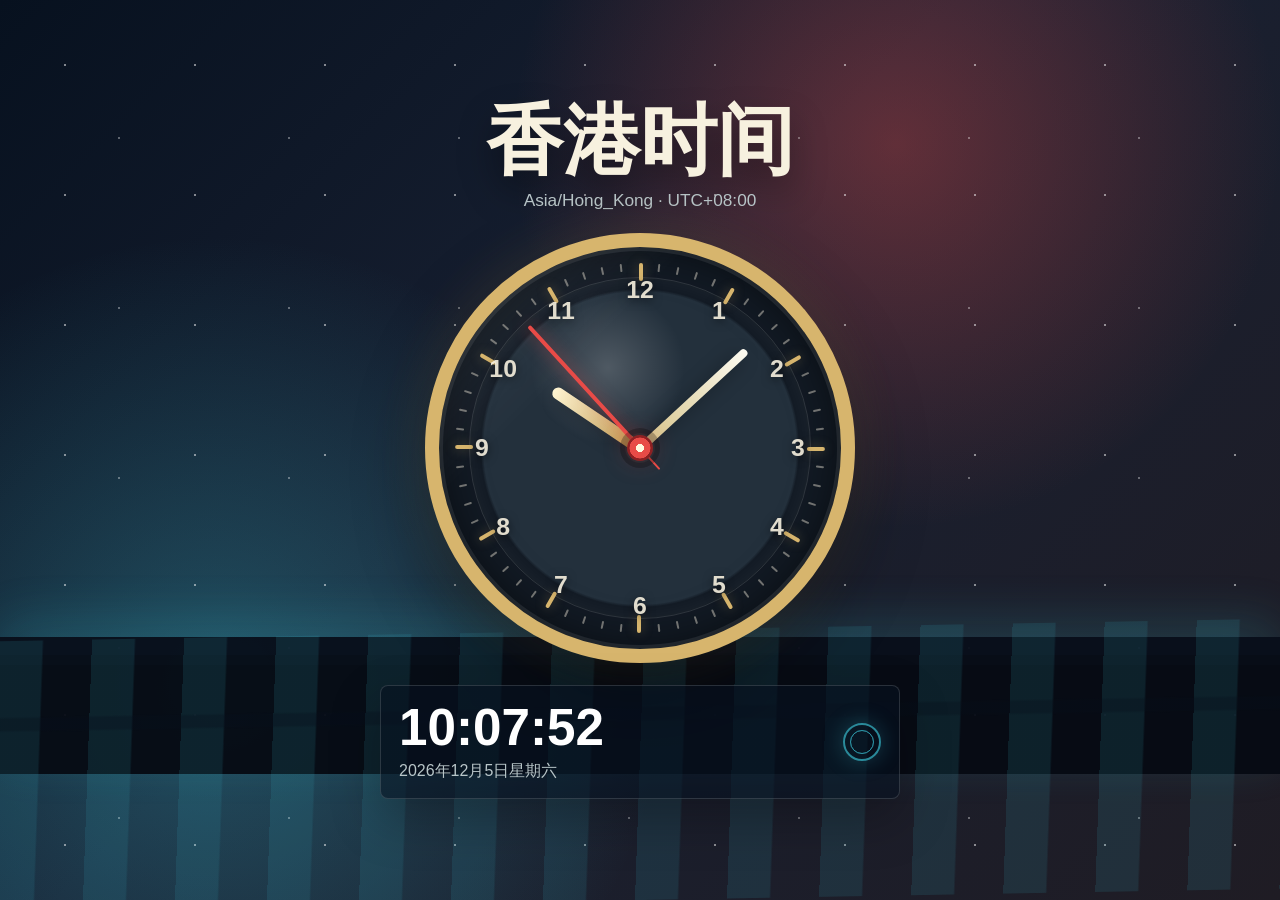
<file: hong-kong-clock.html>
<!doctype html>
<html lang="zh-Hans">
<head>
  <meta charset="utf-8">
  <meta name="viewport" content="width=device-width, initial-scale=1">
  <title>香港时间模拟时钟</title>
  <style>
    :root {
      color-scheme: dark;
      --ink: #f7f1df;
      --muted: #b8c5c8;
      --rim: #d7b56d;
      --rim-dark: #826a2c;
      --glass: rgba(255, 255, 255, 0.11);
      --shadow: rgba(0, 0, 0, 0.42);
      --accent: #e84b47;
      --harbor: #38b7c9;
      --night: #111827;
    }

    * {
      box-sizing: border-box;
    }

    body {
      min-height: 100vh;
      margin: 0;
      display: grid;
      place-items: center;
      overflow: hidden;
      font-family: "Microsoft YaHei", "PingFang SC", "Noto Sans SC", Arial, sans-serif;
      color: var(--ink);
      background:
        radial-gradient(circle at 70% 16%, rgba(232, 75, 71, 0.35), transparent 24rem),
        radial-gradient(circle at 17% 76%, rgba(56, 183, 201, 0.32), transparent 28rem),
        linear-gradient(135deg, #07111f 0%, #182032 44%, #1f1c24 100%);
    }

    .scene {
      position: fixed;
      inset: 0;
      pointer-events: none;
    }

    .stars {
      position: absolute;
      inset: 0;
      opacity: 0.55;
      background-image:
        radial-gradient(circle, rgba(255, 255, 255, 0.9) 0 1px, transparent 1.3px),
        radial-gradient(circle, rgba(255, 255, 255, 0.62) 0 1px, transparent 1.4px);
      background-position: 0 0, 34px 53px;
      background-size: 130px 130px, 170px 170px;
      animation: drift 24s linear infinite;
    }

    .harbor {
      position: absolute;
      left: 0;
      right: 0;
      bottom: 0;
      height: 30vh;
      min-height: 190px;
      background:
        linear-gradient(180deg, transparent 0 28%, rgba(7, 17, 31, 0.35) 29% 33%, transparent 34%),
        repeating-linear-gradient(92deg, rgba(56, 183, 201, 0.18) 0 42px, transparent 44px 92px);
      transform: skewY(-1deg);
      opacity: 0.72;
      animation: water 7s ease-in-out infinite alternate;
    }

    .skyline {
      position: absolute;
      left: 0;
      right: 0;
      bottom: 14vh;
      height: 165px;
      background:
        linear-gradient(to top, #070b14 0 66%, transparent 66%),
        linear-gradient(to top, #080d17 0 54%, transparent 54%),
        linear-gradient(to top, #080d17 0 72%, transparent 72%),
        linear-gradient(to top, #070b14 0 44%, transparent 44%),
        linear-gradient(to top, #090f1b 0 83%, transparent 83%),
        linear-gradient(to top, #080d17 0 59%, transparent 59%);
      background-repeat: repeat-x;
      background-size: 86px 165px, 112px 165px, 68px 165px, 140px 165px, 54px 165px, 98px 165px;
      background-position: 0 0, 22px 0, 81px 0, 139px 0, 218px 0, 290px 0;
      filter: drop-shadow(0 -16px 26px rgba(56, 183, 201, 0.2));
      opacity: 0.95;
    }

    .wrap {
      width: min(94vw, 690px);
      min-height: min(92vh, 780px);
      display: grid;
      grid-template-rows: auto 1fr auto;
      align-items: center;
      justify-items: center;
      gap: 22px;
      padding: clamp(22px, 5vw, 46px);
      position: relative;
      z-index: 1;
    }

    header {
      text-align: center;
    }

    h1 {
      margin: 0;
      font-size: clamp(2rem, 7vw, 4.8rem);
      line-height: 1;
      font-weight: 800;
      letter-spacing: 0;
      text-shadow: 0 18px 35px rgba(0, 0, 0, 0.4);
    }

    .zone {
      margin-top: 12px;
      color: var(--muted);
      font-size: clamp(0.92rem, 2.2vw, 1.08rem);
      letter-spacing: 0;
    }

    .clock {
      width: min(78vw, 430px);
      aspect-ratio: 1;
      position: relative;
      border-radius: 50%;
      background:
        radial-gradient(circle at 50% 50%, rgba(255, 255, 255, 0.08) 0 5%, transparent 5.4%),
        radial-gradient(circle at 42% 30%, rgba(255, 255, 255, 0.2), transparent 21%),
        radial-gradient(circle at 50% 50%, #23303c 0 55%, #121a24 56% 72%, #0b111b 73% 100%);
      border: clamp(8px, 1.9vw, 14px) solid var(--rim);
      box-shadow:
        inset 0 0 0 4px rgba(255, 255, 255, 0.08),
        inset 0 0 42px rgba(0, 0, 0, 0.55),
        0 26px 70px var(--shadow),
        0 0 56px rgba(215, 181, 109, 0.16);
    }

    .clock::before {
      content: "";
      position: absolute;
      inset: 7.5%;
      border-radius: 50%;
      border: 1px solid rgba(255, 255, 255, 0.12);
      box-shadow: inset 0 0 28px rgba(255, 255, 255, 0.06);
    }

    .clock::after {
      content: "";
      position: absolute;
      inset: 0;
      border-radius: 50%;
      background: linear-gradient(135deg, rgba(255, 255, 255, 0.28), transparent 31%);
      mix-blend-mode: screen;
      opacity: 0.38;
    }

    .tick {
      --angle: 0deg;
      position: absolute;
      left: 50%;
      top: 50%;
      width: 2px;
      height: 46%;
      transform: translate(-50%, -100%) rotate(var(--angle));
      transform-origin: 50% 100%;
      z-index: 1;
    }

    .tick::before {
      content: "";
      display: block;
      width: 2px;
      height: 8px;
      margin: 0 auto;
      border-radius: 99px;
      background: rgba(247, 241, 223, 0.42);
    }

    .tick.major::before {
      width: 4px;
      height: 18px;
      background: var(--rim);
      box-shadow: 0 0 12px rgba(215, 181, 109, 0.35);
    }

    .numeral {
      position: absolute;
      left: 50%;
      top: 50%;
      width: 42px;
      height: 42px;
      display: grid;
      place-items: center;
      margin: -21px 0 0 -21px;
      font-size: clamp(1rem, 4.2vw, 1.55rem);
      font-weight: 800;
      color: rgba(247, 241, 223, 0.9);
      text-shadow: 0 2px 10px rgba(0, 0, 0, 0.5);
      transform: rotate(var(--angle)) translateY(-158px) rotate(calc(-1 * var(--angle)));
      z-index: 2;
    }

    .hand {
      --rotation: 0deg;
      position: absolute;
      left: 50%;
      bottom: 50%;
      border-radius: 999px;
      transform: translateX(-50%) rotate(var(--rotation));
      transform-origin: 50% 100%;
      z-index: 5;
      box-shadow: 0 8px 18px rgba(0, 0, 0, 0.35);
    }

    .hour {
      width: clamp(8px, 2vw, 12px);
      height: 26%;
      background: linear-gradient(180deg, #fff5d3, #b99143);
    }

    .minute {
      width: clamp(5px, 1.4vw, 8px);
      height: 36%;
      background: linear-gradient(180deg, #fdfbf2, #d4c184);
    }

    .second {
      width: clamp(2px, 0.8vw, 4px);
      height: 41%;
      background: var(--accent);
      box-shadow: 0 0 16px rgba(232, 75, 71, 0.6);
    }

    .second::after {
      content: "";
      position: absolute;
      left: 50%;
      top: 100%;
      width: 2px;
      height: 18%;
      transform: translateX(-50%);
      background: var(--accent);
      border-radius: 999px;
    }

    .pin {
      position: absolute;
      left: 50%;
      top: 50%;
      width: clamp(18px, 4vw, 26px);
      aspect-ratio: 1;
      transform: translate(-50%, -50%);
      border-radius: 50%;
      background: radial-gradient(circle, #fff8df 0 21%, var(--accent) 23% 56%, #8d2022 58% 100%);
      box-shadow: 0 0 0 7px rgba(0, 0, 0, 0.25), 0 0 24px rgba(232, 75, 71, 0.34);
      z-index: 7;
    }

    .readout {
      width: min(92vw, 520px);
      display: grid;
      grid-template-columns: 1fr auto;
      gap: 16px;
      align-items: center;
      padding: 16px 18px;
      border: 1px solid rgba(255, 255, 255, 0.14);
      border-radius: 8px;
      background: rgba(7, 17, 31, 0.62);
      box-shadow: 0 20px 50px rgba(0, 0, 0, 0.25);
      backdrop-filter: blur(18px);
    }

    .digital {
      font-variant-numeric: tabular-nums;
      font-size: clamp(1.65rem, 6.4vw, 3.2rem);
      line-height: 1;
      font-weight: 800;
      color: white;
    }

    .date {
      margin-top: 7px;
      color: var(--muted);
      font-size: clamp(0.86rem, 2.4vw, 1rem);
    }

    .pulse {
      width: 38px;
      aspect-ratio: 1;
      border: 2px solid rgba(56, 183, 201, 0.72);
      border-radius: 50%;
      position: relative;
      box-shadow: 0 0 22px rgba(56, 183, 201, 0.28);
    }

    .pulse::before,
    .pulse::after {
      content: "";
      position: absolute;
      inset: 5px;
      border-radius: 50%;
      border: 1px solid rgba(56, 183, 201, 0.55);
      animation: pulse 1.4s ease-out infinite;
    }

    .pulse::after {
      animation-delay: 0.7s;
    }

    @keyframes drift {
      to {
        background-position: 130px 130px, 204px 183px;
      }
    }

    @keyframes water {
      from {
        transform: skewY(-1deg) translateY(0);
      }
      to {
        transform: skewY(-1deg) translateY(10px);
      }
    }

    @keyframes pulse {
      from {
        opacity: 0.8;
        transform: scale(0.35);
      }
      to {
        opacity: 0;
        transform: scale(1.45);
      }
    }

    @media (max-width: 560px) {
      body {
        overflow-y: auto;
      }

      .wrap {
        min-height: 100vh;
        padding-block: 26px;
      }

      .numeral {
        transform: rotate(var(--angle)) translateY(calc(-1 * min(31vw, 146px))) rotate(calc(-1 * var(--angle)));
      }

      .readout {
        grid-template-columns: 1fr;
        justify-items: center;
        text-align: center;
      }

      .pulse {
        width: 30px;
      }
    }

    @media (prefers-reduced-motion: reduce) {
      .stars,
      .harbor,
      .pulse::before,
      .pulse::after {
        animation: none;
      }
    }
  </style>
</head>
<body>
  <div class="scene" aria-hidden="true">
    <div class="stars"></div>
    <div class="skyline"></div>
    <div class="harbor"></div>
  </div>

  <main class="wrap">
    <header>
      <h1>香港时间</h1>
      <div class="zone">Asia/Hong_Kong · UTC+08:00</div>
    </header>

    <section class="clock" aria-label="香港时间模拟时钟">
      <div class="hand hour" id="hourHand"></div>
      <div class="hand minute" id="minuteHand"></div>
      <div class="hand second" id="secondHand"></div>
      <div class="pin"></div>
    </section>

    <section class="readout" aria-live="polite">
      <div>
        <div class="digital" id="digitalTime">00:00:00</div>
        <div class="date" id="dateText">正在同步香港时间</div>
      </div>
      <div class="pulse" aria-hidden="true"></div>
    </section>
  </main>

  <script>
    const clock = document.querySelector(".clock");
    const hourHand = document.getElementById("hourHand");
    const minuteHand = document.getElementById("minuteHand");
    const secondHand = document.getElementById("secondHand");
    const digitalTime = document.getElementById("digitalTime");
    const dateText = document.getElementById("dateText");

    const timeFormatter = new Intl.DateTimeFormat("en-GB", {
      timeZone: "Asia/Hong_Kong",
      hour: "2-digit",
      minute: "2-digit",
      second: "2-digit",
      hourCycle: "h23"
    });

    const dateFormatter = new Intl.DateTimeFormat("zh-Hans-HK", {
      timeZone: "Asia/Hong_Kong",
      weekday: "long",
      year: "numeric",
      month: "long",
      day: "numeric"
    });

    for (let i = 0; i < 60; i += 1) {
      const tick = document.createElement("span");
      tick.className = i % 5 === 0 ? "tick major" : "tick";
      tick.style.setProperty("--angle", `${i * 6}deg`);
      clock.appendChild(tick);
    }

    for (let i = 1; i <= 12; i += 1) {
      const number = document.createElement("span");
      number.className = "numeral";
      number.textContent = String(i);
      number.style.setProperty("--angle", `${i * 30}deg`);
      clock.appendChild(number);
    }

    function hongKongParts(now) {
      const parts = timeFormatter.formatToParts(now);
      return Object.fromEntries(parts.filter(part => part.type !== "literal").map(part => [part.type, Number(part.value)]));
    }

    function updateClock() {
      const now = new Date();
      const { hour, minute, second } = hongKongParts(now);
      const smoothSecond = second + now.getMilliseconds() / 1000;
      const smoothMinute = minute + smoothSecond / 60;
      const smoothHour = (hour % 12) + smoothMinute / 60;

      hourHand.style.setProperty("--rotation", `${smoothHour * 30}deg`);
      minuteHand.style.setProperty("--rotation", `${smoothMinute * 6}deg`);
      secondHand.style.setProperty("--rotation", `${smoothSecond * 6}deg`);
      digitalTime.textContent = timeFormatter.format(now);
      dateText.textContent = dateFormatter.format(now);

      requestAnimationFrame(updateClock);
    }

    updateClock();
  </script>
</body>
</html>
</file>
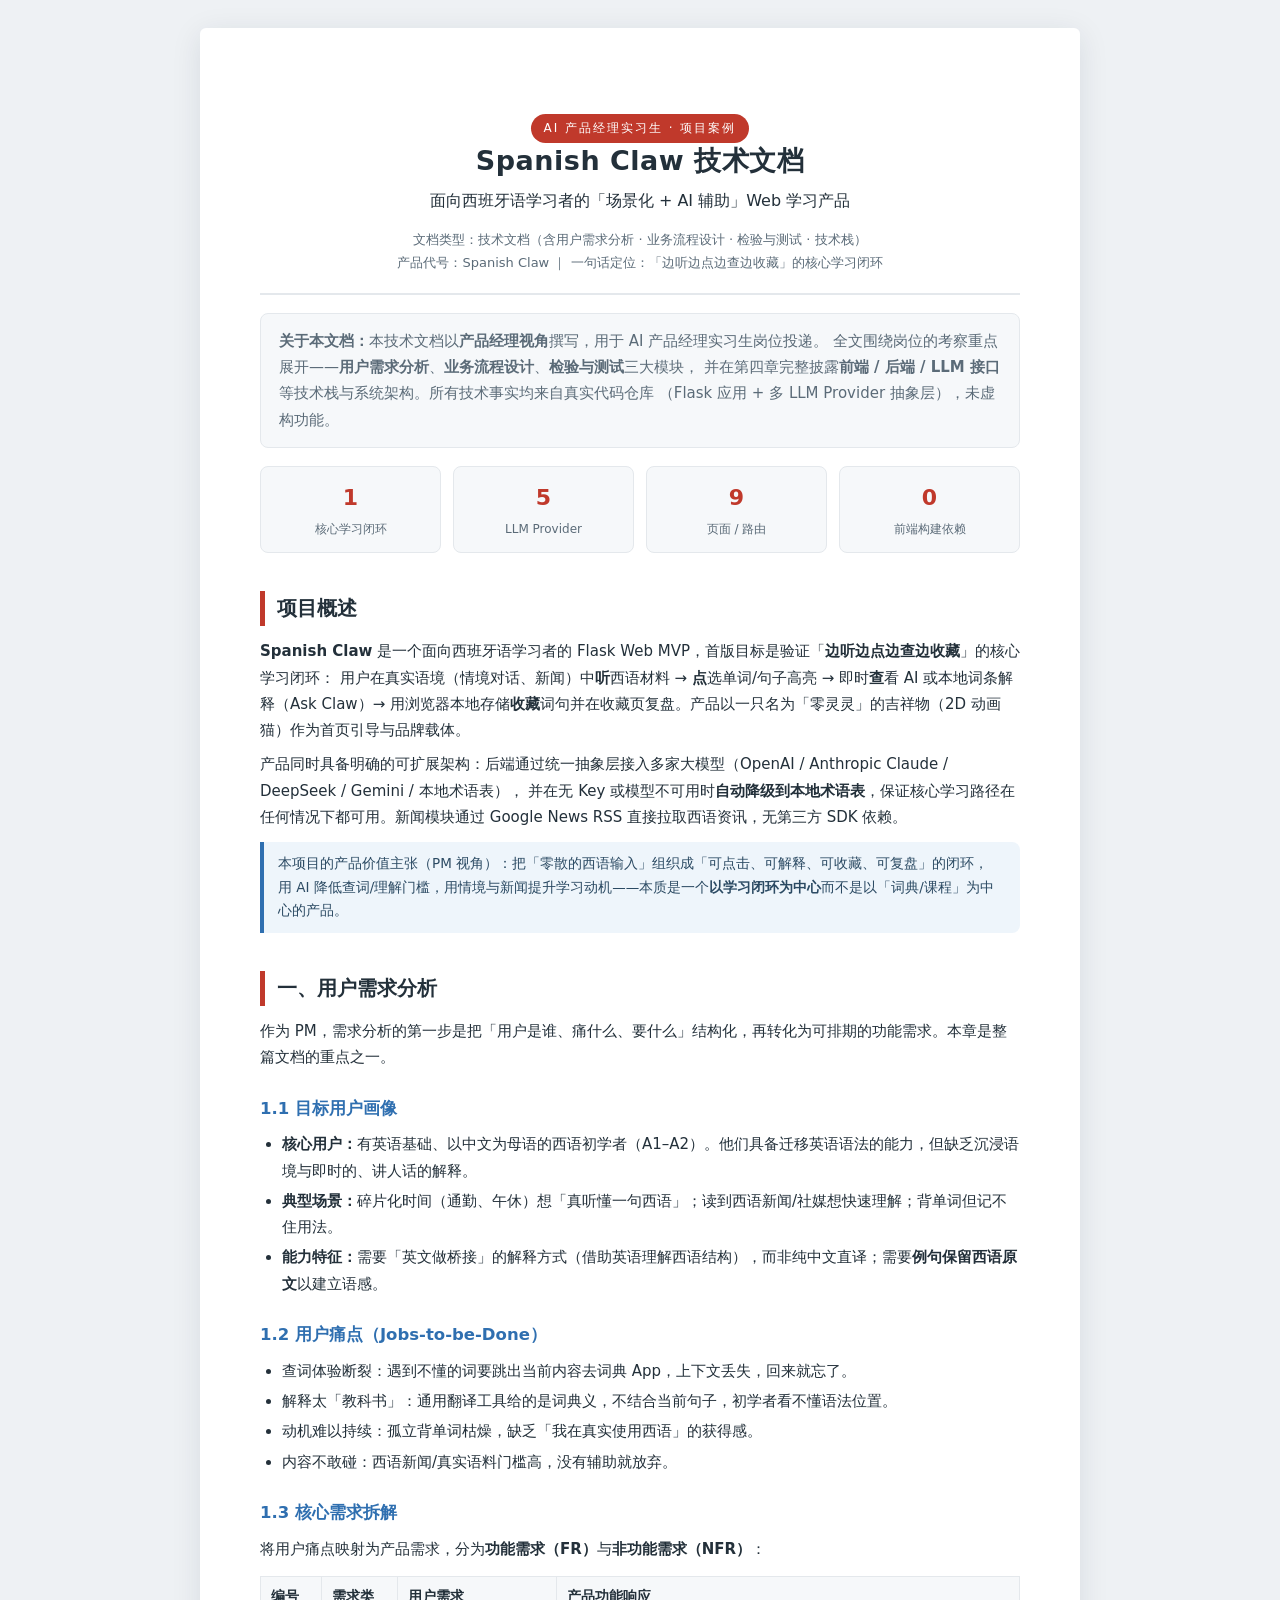
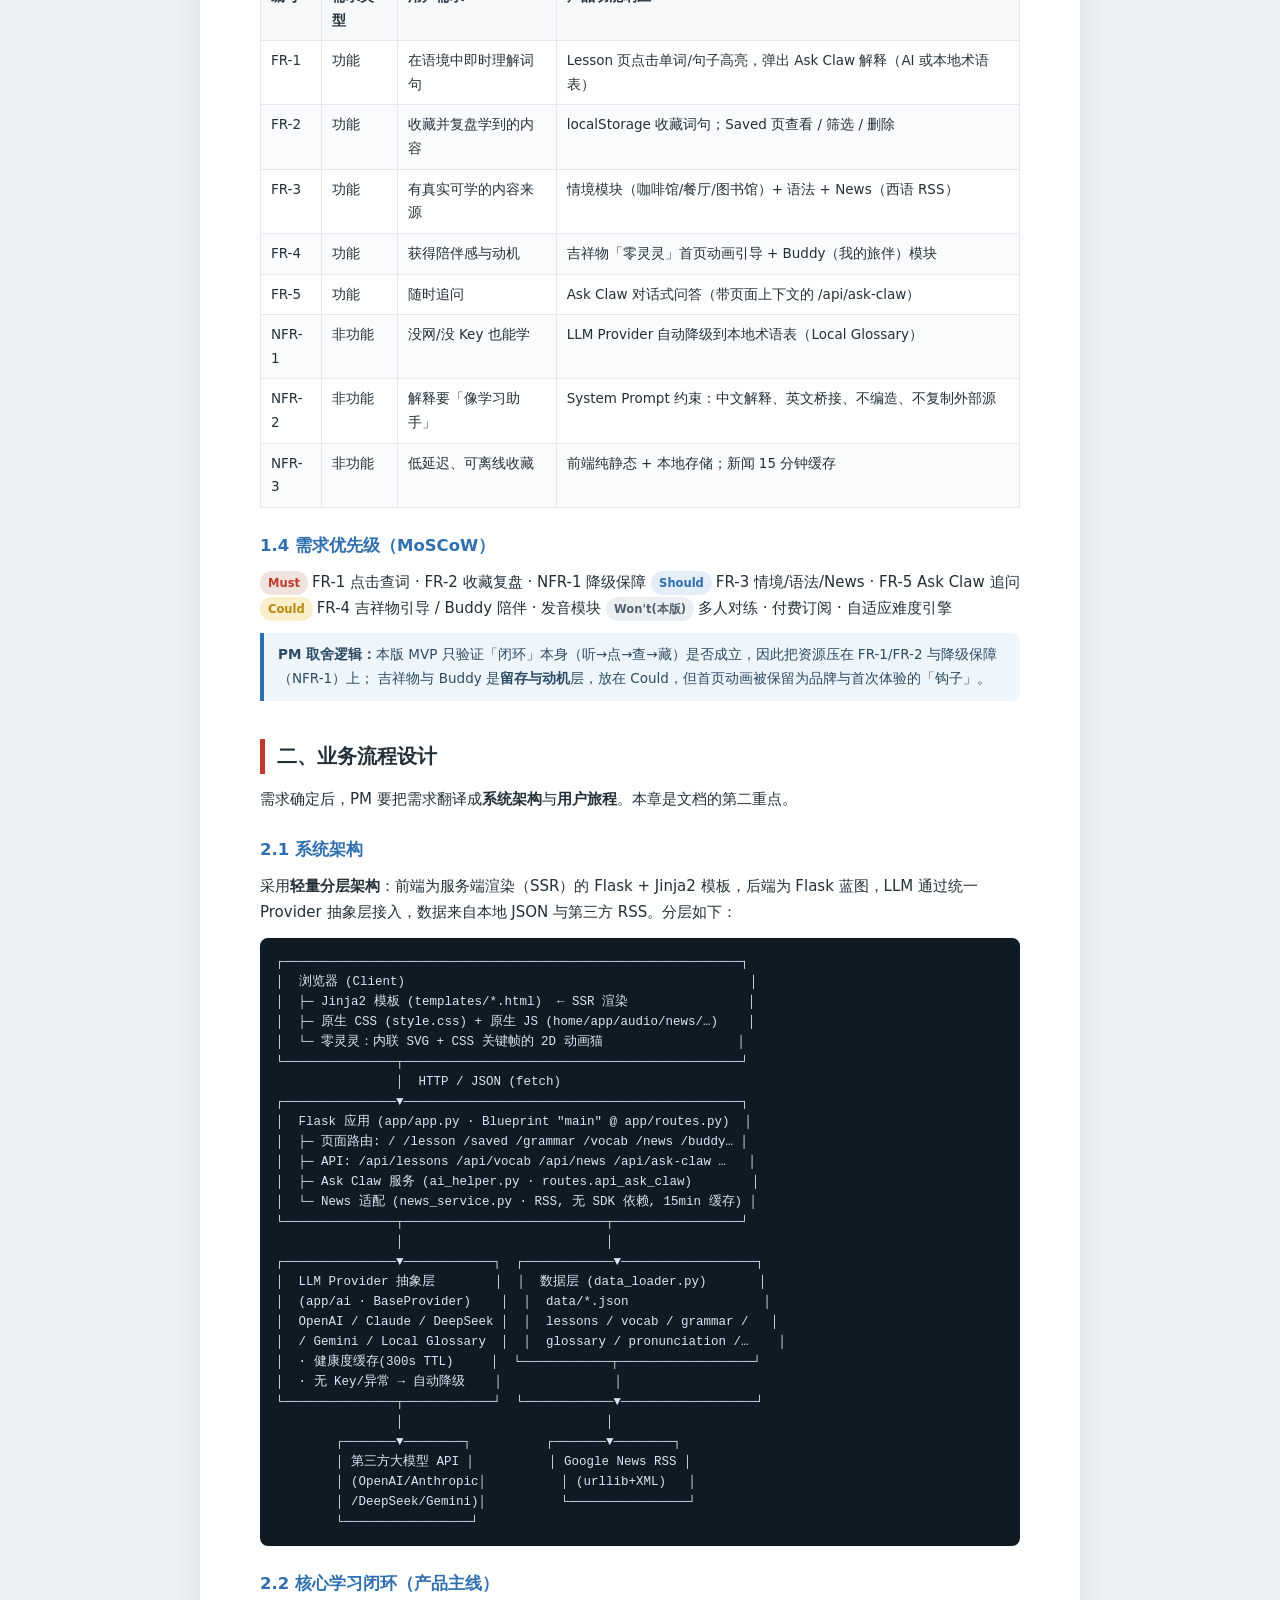
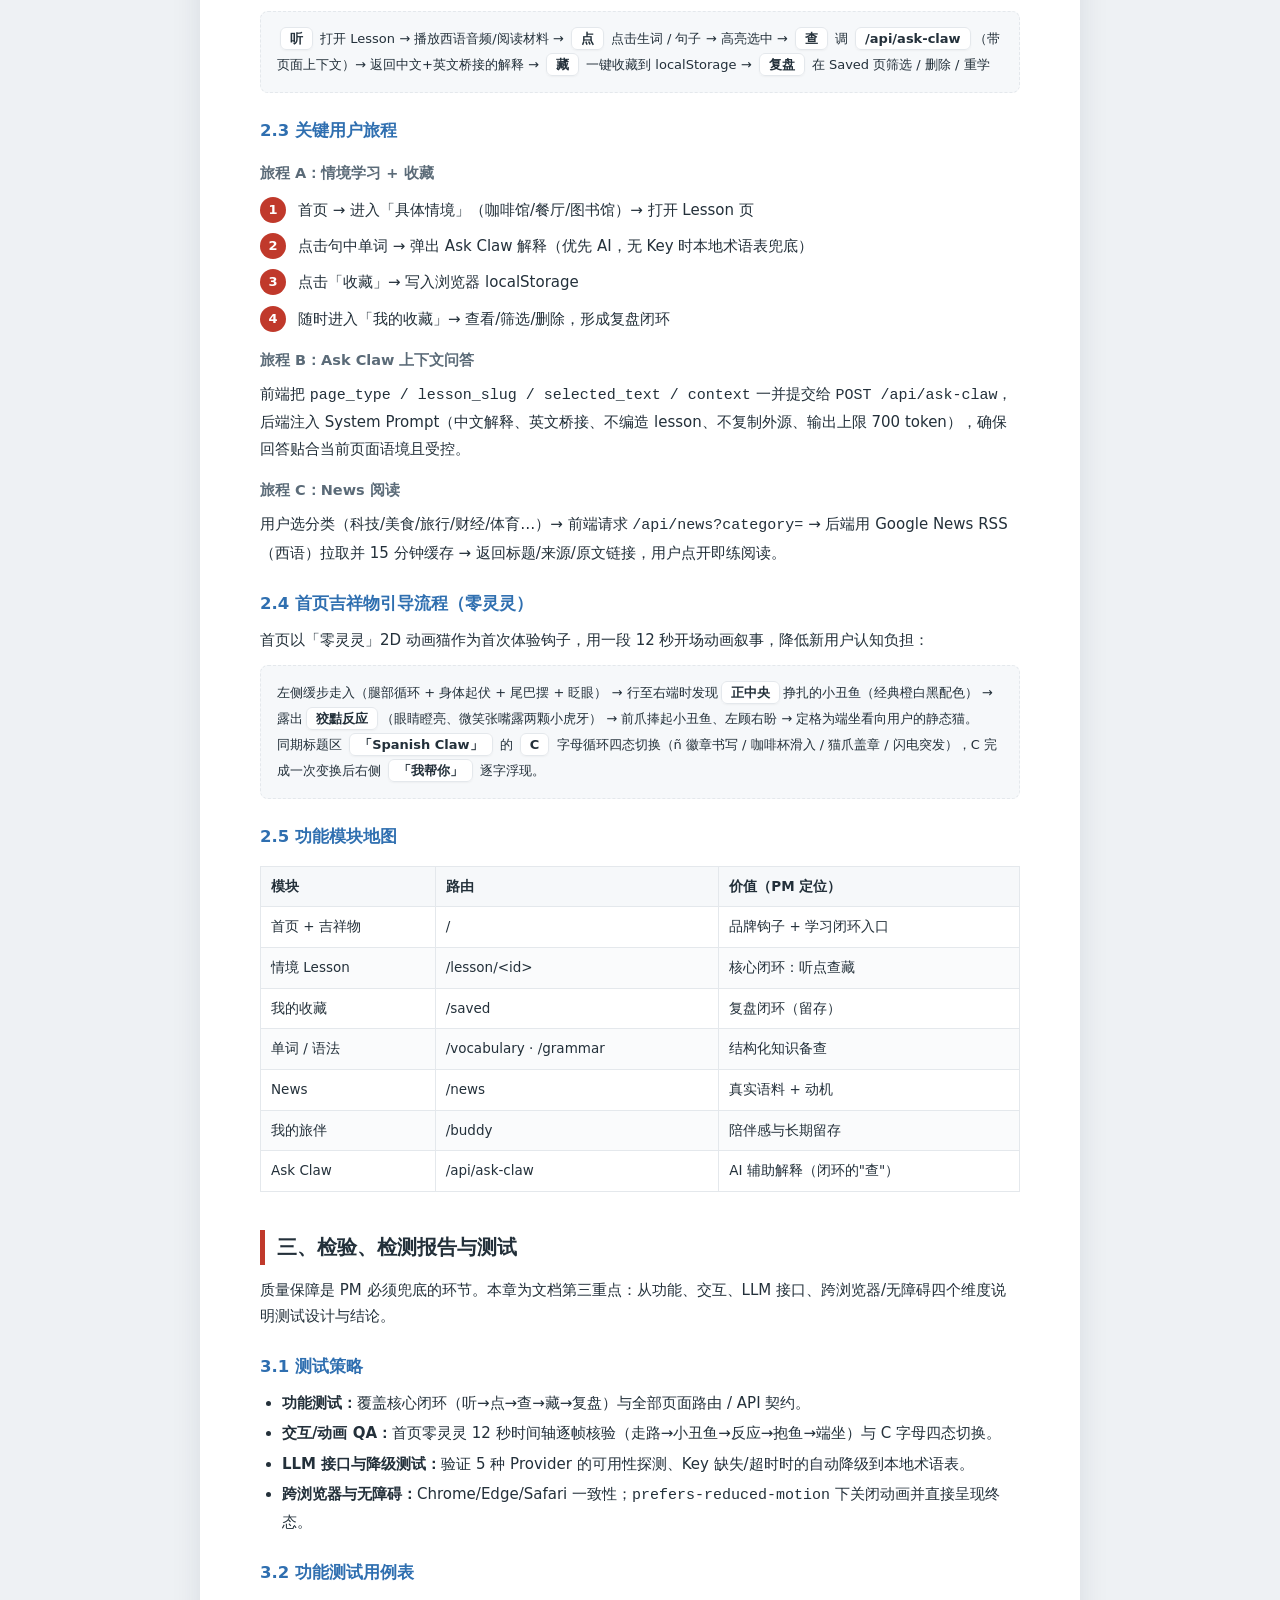
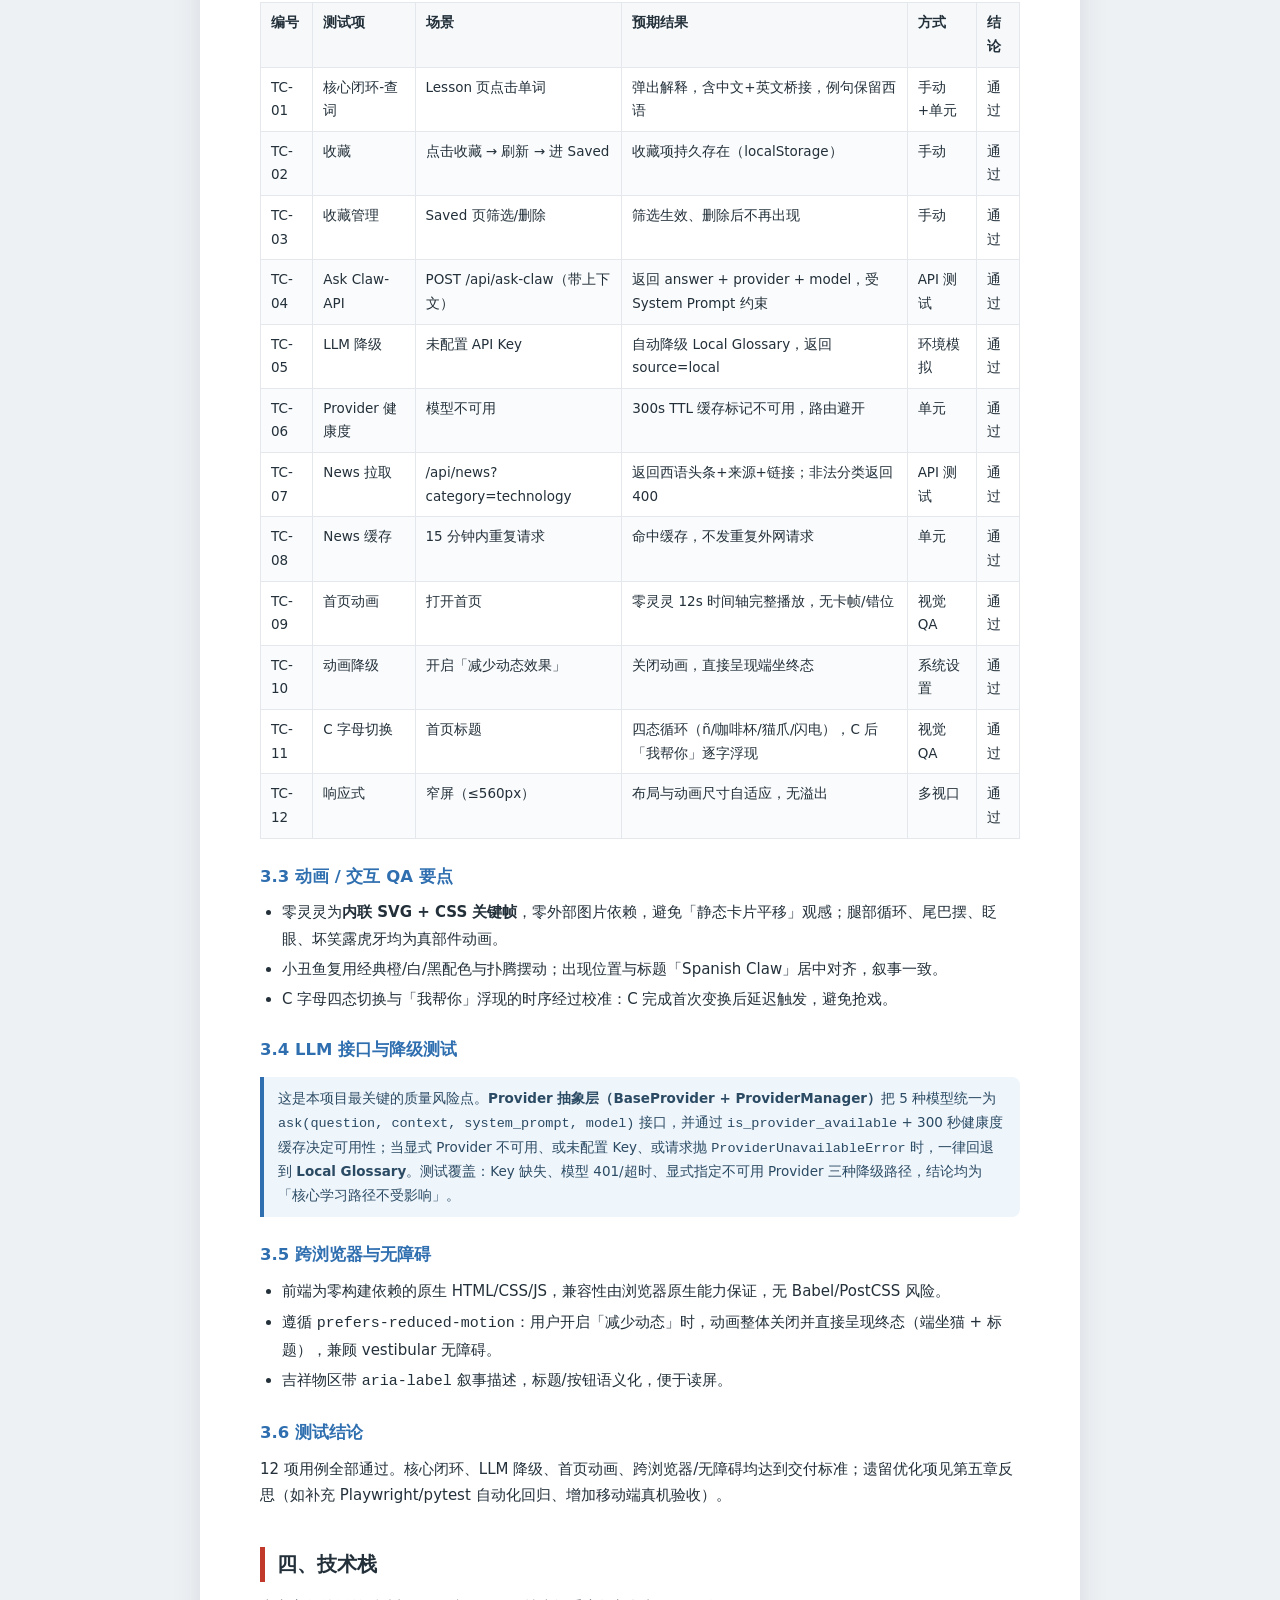
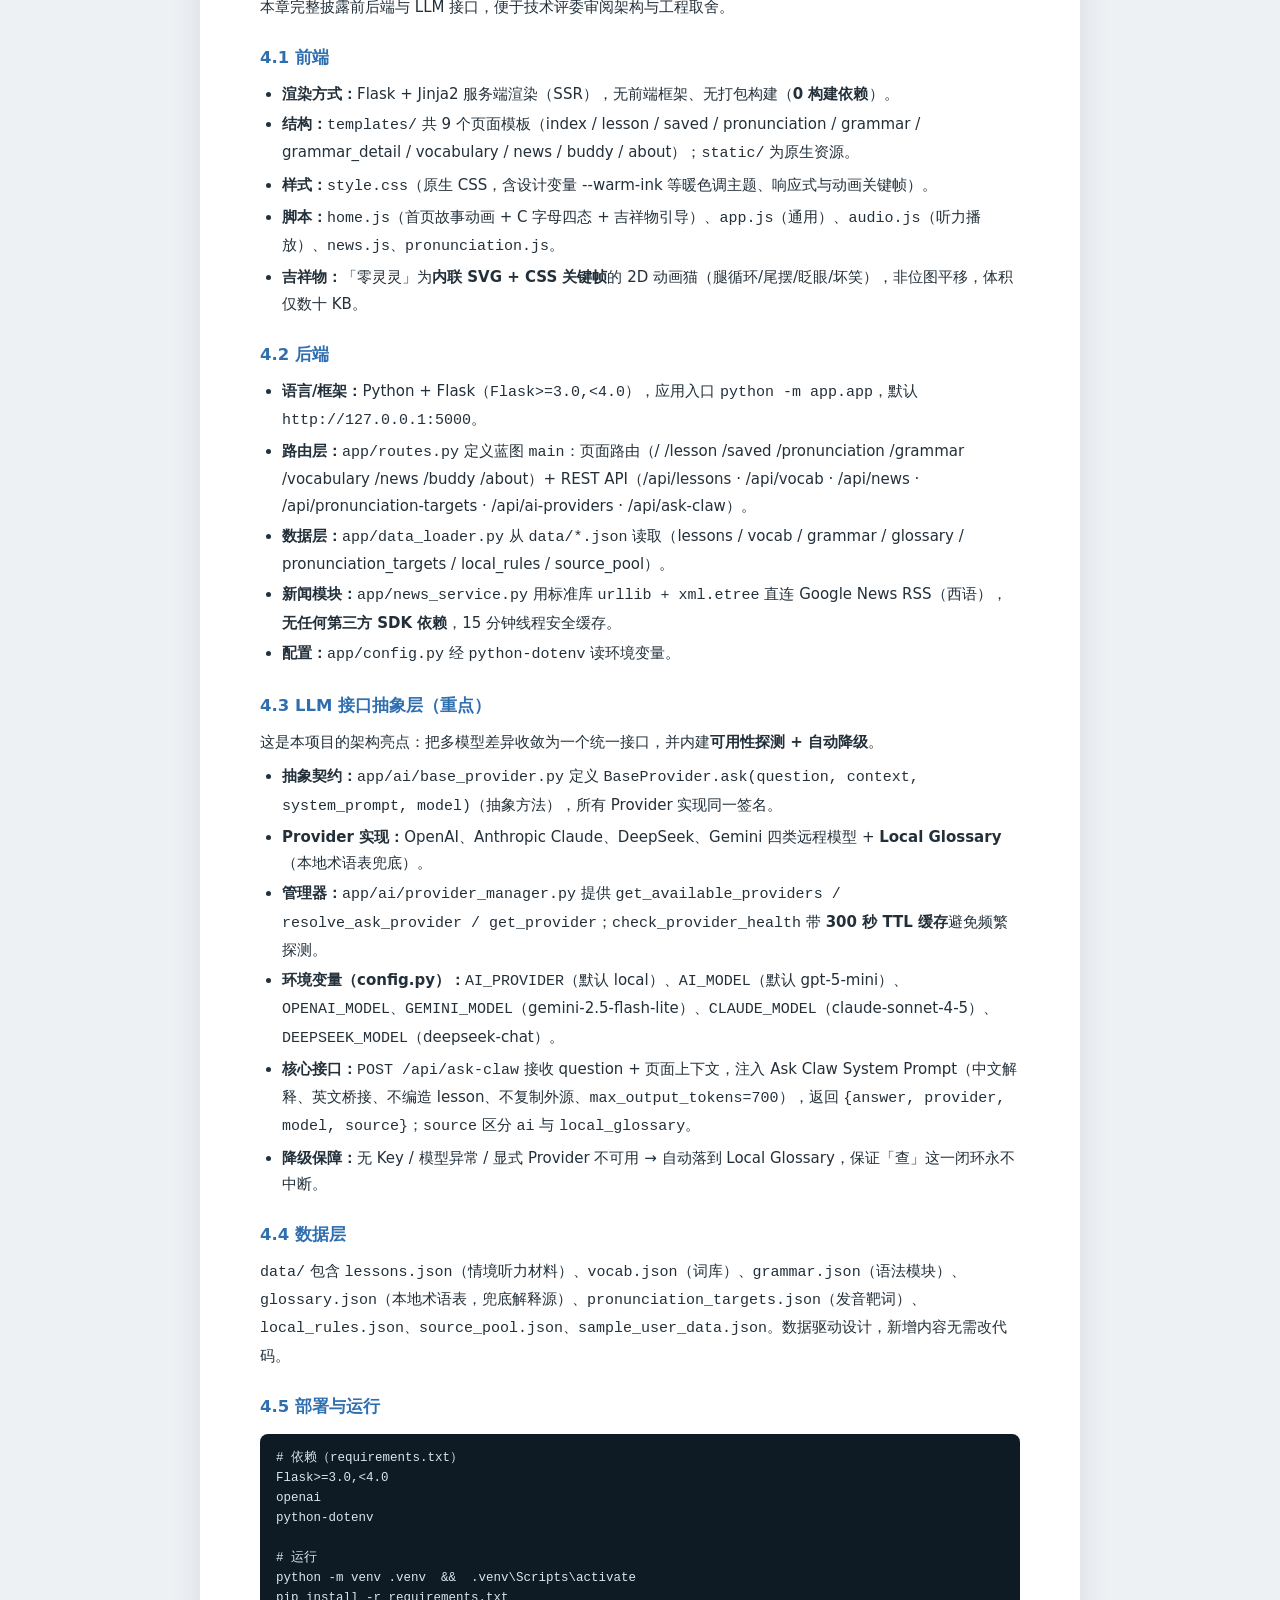
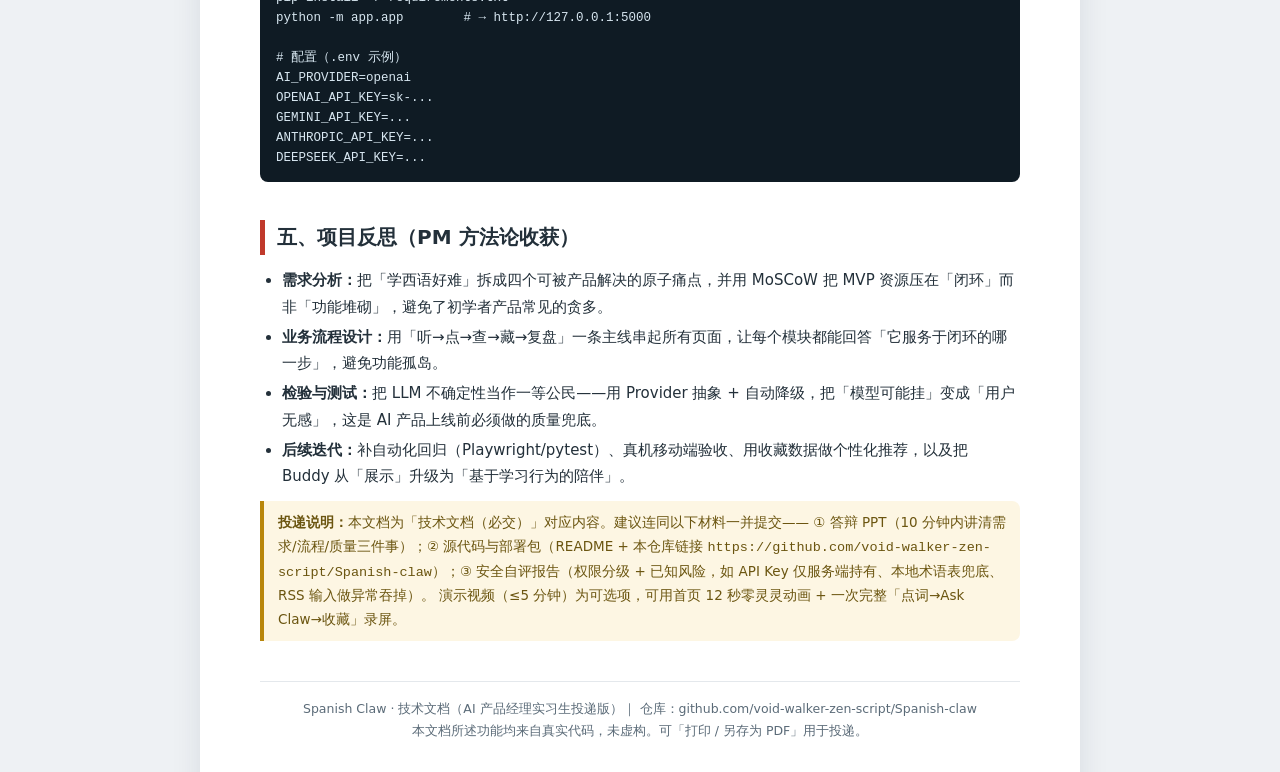
<file: docs/Spanish_Claw_技术文档.html>
<!doctype html>
<html lang="zh-CN">
<head>
<meta charset="utf-8">
<meta name="viewport" content="width=device-width, initial-scale=1">
<title>Spanish Claw 技术文档 · AI 产品经理实习生项目案例</title>
<style>
  :root{
    --ink:#23303a; --sub:#5b6b78; --line:#e4e8ec; --bg:#ffffff;
    --brand:#c0392b; --brand2:#e67e22; --accent:#2f6fb0; --soft:#f6f8fa;
    --good:#1d7a46; --warn:#b8860b;
  }
  *{box-sizing:border-box}
  html{ -webkit-print-color-adjust:exact; print-color-adjust:exact; }
  body{
    margin:0; color:var(--ink); background:#eef1f4;
    font:15px/1.75 "Noto Sans SC","Source Han Sans SC","Microsoft YaHei",system-ui,sans-serif;
  }
  .page{ max-width:880px; margin:28px auto; background:var(--bg); padding:56px 60px 64px;
         box-shadow:0 6px 30px rgba(20,40,60,.10); border-radius:6px; }
  h1{ font-size:27px; line-height:1.35; margin:0 0 6px; letter-spacing:.5px;}
  h2{ font-size:20px; margin:38px 0 12px; padding-left:12px; border-left:5px solid var(--brand);
      color:var(--ink); }
  h3{ font-size:16.5px; margin:24px 0 8px; color:var(--accent); }
  h4{ font-size:14.5px; margin:16px 0 6px; color:var(--sub); }
  p{ margin:8px 0; }
  ul,ol{ margin:8px 0 8px 22px; padding:0; }
  li{ margin:4px 0; }
  .cover{ text-align:center; padding:30px 0 18px; border-bottom:2px solid var(--line); margin-bottom:8px;}
  .cover .tag{ display:inline-block; background:var(--brand); color:#fff; font-size:12px;
      padding:4px 12px; border-radius:999px; letter-spacing:2px; }
  .cover .meta{ color:var(--sub); font-size:13px; margin-top:14px; }
  .lead{ background:var(--soft); border:1px solid var(--line); border-radius:8px;
         padding:14px 18px; color:var(--sub); margin:18px 0; }
  .kpi{ display:grid; grid-template-columns:repeat(4,1fr); gap:12px; margin:18px 0;}
  .kpi .box{ background:var(--soft); border:1px solid var(--line); border-radius:8px;
             padding:12px 14px; text-align:center;}
  .kpi .n{ font-size:22px; font-weight:800; color:var(--brand); }
  .kpi .t{ font-size:12px; color:var(--sub); margin-top:2px;}
  table{ width:100%; border-collapse:collapse; margin:14px 0; font-size:13.5px; }
  th,td{ border:1px solid var(--line); padding:8px 10px; text-align:left; vertical-align:top;}
  th{ background:var(--soft); color:var(--ink); font-weight:700; }
  tr:nth-child(even) td{ background:#fafbfc; }
  pre.code{ background:#0f1b24; color:#d7e6f0; padding:14px 16px; border-radius:8px;
            overflow:auto; font:12.5px/1.6 "SFMono-Regular",Consolas,Menlo,monospace; }
  .note{ border-left:4px solid var(--accent); background:#eef5fb; padding:10px 14px;
         border-radius:0 8px 8px 0; margin:12px 0; font-size:13.5px; color:#2b4a63;}
  .warn{ border-left:4px solid var(--warn); background:#fdf6e3; padding:10px 14px;
         border-radius:0 8px 8px 0; margin:12px 0; font-size:13.5px; color:#6b5510;}
  .pill{ display:inline-block; font-size:11.5px; padding:2px 8px; border-radius:999px;
         background:#f0e2dd; color:var(--brand); margin-right:4px; font-weight:700;}
  .pill.b{ background:#e3eef8; color:var(--accent);} .pill.g{ background:#e0f1e7; color:var(--good);}
  .pill.y{ background:#fbeecb; color:var(--warn);} .pill.k{ background:#eceff1; color:#52606b;}
  .flow{ background:var(--soft); border:1px dashed var(--line); border-radius:8px;
         padding:14px 16px; margin:12px 0; font-size:13px; line-height:2; }
  .flow b{ background:#fff; border:1px solid var(--line); border-radius:6px; padding:3px 9px;
           margin:0 3px; box-shadow:0 1px 2px rgba(0,0,0,.04);}
  .step{ display:flex; gap:12px; margin:10px 0; align-items:flex-start;}
  .step .num{ flex:0 0 26px; height:26px; border-radius:50%; background:var(--brand); color:#fff;
              text-align:center; line-height:26px; font-weight:800; font-size:13px;}
  .step .body{ flex:1; }
  footer{ margin-top:40px; padding-top:16px; border-top:1px solid var(--line);
          color:var(--sub); font-size:12.5px; text-align:center; }
  @media print{ body{ background:#fff;} .page{ box-shadow:none; margin:0; border-radius:0;
                  max-width:100%; padding:24px 26px;} h2{ page-break-after:avoid;} table,pre{ page-break-inside:avoid;} }
</style>
</head>
<body>
<div class="page">

  <div class="cover">
    <span class="tag">AI 产品经理实习生 · 项目案例</span>
    <h1>Spanish Claw 技术文档</h1>
    <p style="margin:8px 0 0;font-size:16px;color:var(--ink)">面向西班牙语学习者的「场景化 + AI 辅助」Web 学习产品</p>
    <div class="meta">文档类型：技术文档（含用户需求分析 · 业务流程设计 · 检验与测试 · 技术栈）<br>
      产品代号：Spanish Claw ｜ 一句话定位：「边听边点边查边收藏」的核心学习闭环</div>
  </div>

  <div class="lead">
    <b>关于本文档：</b>本技术文档以<b>产品经理视角</b>撰写，用于 AI 产品经理实习生岗位投递。
    全文围绕岗位的考察重点展开——<b>用户需求分析</b>、<b>业务流程设计</b>、<b>检验与测试</b>三大模块，
    并在第四章完整披露<b>前端 / 后端 / LLM 接口</b>等技术栈与系统架构。所有技术事实均来自真实代码仓库
    （Flask 应用 + 多 LLM Provider 抽象层），未虚构功能。
  </div>

  <div class="kpi">
    <div class="box"><div class="n">1</div><div class="t">核心学习闭环</div></div>
    <div class="box"><div class="n">5</div><div class="t">LLM Provider</div></div>
    <div class="box"><div class="n">9</div><div class="t">页面 / 路由</div></div>
    <div class="box"><div class="n">0</div><div class="t">前端构建依赖</div></div>
  </div>

  <!-- ===================== 项目概述 ===================== -->
  <h2>项目概述</h2>
  <p><b>Spanish Claw</b> 是一个面向西班牙语学习者的 Flask Web MVP，首版目标是验证「<b>边听边点边查边收藏</b>」的核心学习闭环：
  用户在真实语境（情境对话、新闻）中<b>听</b>西语材料 → <b>点</b>选单词/句子高亮 → 即时<b>查</b>看 AI 或本地词条解释（Ask Claw）→ 用浏览器本地存储<b>收藏</b>词句并在收藏页复盘。产品以一只名为「零灵灵」的吉祥物（2D 动画猫）作为首页引导与品牌载体。</p>

  <p>产品同时具备明确的可扩展架构：后端通过统一抽象层接入多家大模型（OpenAI / Anthropic Claude / DeepSeek / Gemini / 本地术语表），
  并在无 Key 或模型不可用时<b>自动降级到本地术语表</b>，保证核心学习路径在任何情况下都可用。新闻模块通过 Google News RSS 直接拉取西语资讯，无第三方 SDK 依赖。</p>

  <div class="note">本项目的产品价值主张（PM 视角）：把「零散的西语输入」组织成「可点击、可解释、可收藏、可复盘」的闭环，
  用 AI 降低查词/理解门槛，用情境与新闻提升学习动机——本质是一个<b>以学习闭环为中心</b>而不是以「词典/课程」为中心的产品。</div>

  <!-- ===================== 一、用户需求分析 ===================== -->
  <h2>一、用户需求分析</h2>
  <p>作为 PM，需求分析的第一步是把「用户是谁、痛什么、要什么」结构化，再转化为可排期的功能需求。本章是整篇文档的重点之一。</p>

  <h3>1.1 目标用户画像</h3>
  <ul>
    <li><b>核心用户：</b>有英语基础、以中文为母语的西语初学者（A1–A2）。他们具备迁移英语语法的能力，但缺乏沉浸语境与即时的、讲人话的解释。</li>
    <li><b>典型场景：</b>碎片化时间（通勤、午休）想「真听懂一句西语」；读到西语新闻/社媒想快速理解；背单词但记不住用法。</li>
    <li><b>能力特征：</b>需要「英文做桥接」的解释方式（借助英语理解西语结构），而非纯中文直译；需要<b>例句保留西语原文</b>以建立语感。</li>
  </ul>

  <h3>1.2 用户痛点（Jobs-to-be-Done）</h3>
  <ul>
    <li>查词体验断裂：遇到不懂的词要跳出当前内容去词典 App，上下文丢失，回来就忘了。</li>
    <li>解释太「教科书」：通用翻译工具给的是词典义，不结合当前句子，初学者看不懂语法位置。</li>
    <li>动机难以持续：孤立背单词枯燥，缺乏「我在真实使用西语」的获得感。</li>
    <li>内容不敢碰：西语新闻/真实语料门槛高，没有辅助就放弃。</li>
  </ul>

  <h3>1.3 核心需求拆解</h3>
  <p>将用户痛点映射为产品需求，分为<b>功能需求（FR）</b>与<b>非功能需求（NFR）</b>：</p>
  <table>
    <thead><tr><th>编号</th><th>需求类型</th><th>用户需求</th><th>产品功能响应</th></tr></thead>
    <tbody>
      <tr><td>FR-1</td><td>功能</td><td>在语境中即时理解词句</td><td>Lesson 页点击单词/句子高亮，弹出 Ask Claw 解释（AI 或本地术语表）</td></tr>
      <tr><td>FR-2</td><td>功能</td><td>收藏并复盘学到的内容</td><td>localStorage 收藏词句；Saved 页查看 / 筛选 / 删除</td></tr>
      <tr><td>FR-3</td><td>功能</td><td>有真实可学的内容来源</td><td>情境模块（咖啡馆/餐厅/图书馆）+ 语法 + News（西语 RSS）</td></tr>
      <tr><td>FR-4</td><td>功能</td><td>获得陪伴感与动机</td><td>吉祥物「零灵灵」首页动画引导 + Buddy（我的旅伴）模块</td></tr>
      <tr><td>FR-5</td><td>功能</td><td>随时追问</td><td>Ask Claw 对话式问答（带页面上下文的 /api/ask-claw）</td></tr>
      <tr><td>NFR-1</td><td>非功能</td><td>没网/没 Key 也能学</td><td>LLM Provider 自动降级到本地术语表（Local Glossary）</td></tr>
      <tr><td>NFR-2</td><td>非功能</td><td>解释要「像学习助手」</td><td>System Prompt 约束：中文解释、英文桥接、不编造、不复制外部源</td></tr>
      <tr><td>NFR-3</td><td>非功能</td><td>低延迟、可离线收藏</td><td>前端纯静态 + 本地存储；新闻 15 分钟缓存</td></tr>
    </tbody>
  </table>

  <h3>1.4 需求优先级（MoSCoW）</h3>
  <p><span class="pill">Must</span>FR-1 点击查词 · FR-2 收藏复盘 · NFR-1 降级保障
     <span class="pill b">Should</span>FR-3 情境/语法/News · FR-5 Ask Claw 追问
     <span class="pill y">Could</span>FR-4 吉祥物引导 / Buddy 陪伴 · 发音模块
     <span class="pill k">Won't(本版)</span>多人对练 · 付费订阅 · 自适应难度引擎</p>

  <div class="note"><b>PM 取舍逻辑：</b>本版 MVP 只验证「闭环」本身（听→点→查→藏）是否成立，因此把资源压在 FR-1/FR-2 与降级保障（NFR-1）上；
  吉祥物与 Buddy 是<b>留存与动机</b>层，放在 Could，但首页动画被保留为品牌与首次体验的「钩子」。</div>

  <!-- ===================== 二、业务流程设计 ===================== -->
  <h2>二、业务流程设计</h2>
  <p>需求确定后，PM 要把需求翻译成<b>系统架构</b>与<b>用户旅程</b>。本章是文档的第二重点。</p>

  <h3>2.1 系统架构</h3>
  <p>采用<b>轻量分层架构</b>：前端为服务端渲染（SSR）的 Flask + Jinja2 模板，后端为 Flask 蓝图，LLM 通过统一 Provider 抽象层接入，数据来自本地 JSON 与第三方 RSS。分层如下：</p>
  <pre class="code">┌─────────────────────────────────────────────────────────────┐
│  浏览器 (Client)                                              │
│  ├─ Jinja2 模板 (templates/*.html)  ← SSR 渲染                │
│  ├─ 原生 CSS (style.css) + 原生 JS (home/app/audio/news/…)    │
│  └─ 零灵灵：内联 SVG + CSS 关键帧的 2D 动画猫                  │
└───────────────┬─────────────────────────────────────────────┘
                │  HTTP / JSON (fetch)
┌───────────────▼─────────────────────────────────────────────┐
│  Flask 应用 (app/app.py · Blueprint "main" @ app/routes.py)  │
│  ├─ 页面路由: / /lesson /saved /grammar /vocab /news /buddy… │
│  ├─ API: /api/lessons /api/vocab /api/news /api/ask-claw …   │
│  ├─ Ask Claw 服务 (ai_helper.py · routes.api_ask_claw)        │
│  └─ News 适配 (news_service.py · RSS, 无 SDK 依赖, 15min 缓存) │
└───────────────┬───────────────────────────┬─────────────────┘
                │                           │
┌───────────────▼────────────┐  ┌────────────▼──────────────────┐
│  LLM Provider 抽象层        │  │  数据层 (data_loader.py)       │
│  (app/ai · BaseProvider)    │  │  data/*.json                  │
│  OpenAI / Claude / DeepSeek │  │  lessons / vocab / grammar /   │
│  / Gemini / Local Glossary  │  │  glossary / pronunciation /…    │
│  · 健康度缓存(300s TTL)     │  └────────────┬──────────────────┘
│  · 无 Key/异常 → 自动降级    │               │
└───────────────┬────────────┘  └────────────▼──────────────────┘
                │                           │
        ┌───────▼────────┐          ┌───────▼────────┐
        │ 第三方大模型 API │          │ Google News RSS │
        │ (OpenAI/Anthropic│          │ (urllib+XML)   │
        │ /DeepSeek/Gemini)│          └────────────────┘
        └─────────────────┘</pre>

  <h3>2.2 核心学习闭环（产品主线）</h3>
  <div class="flow">
    <b>听</b> 打开 Lesson → 播放西语音频/阅读材料
    → <b>点</b> 点击生词 / 句子 → 高亮选中
    → <b>查</b> 调 <b>/api/ask-claw</b>（带页面上下文）→ 返回中文+英文桥接的解释
    → <b>藏</b> 一键收藏到 localStorage
    → <b>复盘</b> 在 Saved 页筛选 / 删除 / 重学
  </div>

  <h3>2.3 关键用户旅程</h3>
  <h4>旅程 A：情境学习 + 收藏</h4>
  <div class="step"><div class="num">1</div><div class="body">首页 → 进入「具体情境」（咖啡馆/餐厅/图书馆）→ 打开 Lesson 页</div></div>
  <div class="step"><div class="num">2</div><div class="body">点击句中单词 → 弹出 Ask Claw 解释（优先 AI，无 Key 时本地术语表兜底）</div></div>
  <div class="step"><div class="num">3</div><div class="body">点击「收藏」→ 写入浏览器 localStorage</div></div>
  <div class="step"><div class="num">4</div><div class="body">随时进入「我的收藏」→ 查看/筛选/删除，形成复盘闭环</div></div>

  <h4>旅程 B：Ask Claw 上下文问答</h4>
  <p>前端把 <code>page_type / lesson_slug / selected_text / context</code> 一并提交给 <code>POST /api/ask-claw</code>，后端注入 System Prompt（中文解释、英文桥接、不编造 lesson、不复制外源、输出上限 700 token），确保回答贴合当前页面语境且受控。</p>

  <h4>旅程 C：News 阅读</h4>
  <p>用户选分类（科技/美食/旅行/财经/体育…）→ 前端请求 <code>/api/news?category=</code> → 后端用 Google News RSS（西语）拉取并 15 分钟缓存 → 返回标题/来源/原文链接，用户点开即练阅读。</p>

  <h3>2.4 首页吉祥物引导流程（零灵灵）</h3>
  <p>首页以「零灵灵」2D 动画猫作为首次体验钩子，用一段 12 秒开场动画叙事，降低新用户认知负担：</p>
  <div class="flow">
    左侧缓步走入（腿部循环 + 身体起伏 + 尾巴摆 + 眨眼）
    → 行至右端时发现<b>正中央</b>挣扎的小丑鱼（经典橙白黑配色）
    → 露出<b>狡黠反应</b>（眼睛瞪亮、微笑张嘴露两颗小虎牙）
    → 前爪捧起小丑鱼、左顾右盼
    → 定格为端坐看向用户的静态猫。<br>
    同期标题区 <b>「Spanish Claw」</b> 的 <b>C</b> 字母循环四态切换（ñ 徽章书写 / 咖啡杯滑入 / 猫爪盖章 / 闪电突发），C 完成一次变换后右侧 <b>「我帮你」</b> 逐字浮现。
  </div>

  <h3>2.5 功能模块地图</h3>
  <table>
    <thead><tr><th>模块</th><th>路由</th><th>价值（PM 定位）</th></tr></thead>
    <tbody>
      <tr><td>首页 + 吉祥物</td><td>/</td><td>品牌钩子 + 学习闭环入口</td></tr>
      <tr><td>情境 Lesson</td><td>/lesson/&lt;id&gt;</td><td>核心闭环：听点查藏</td></tr>
      <tr><td>我的收藏</td><td>/saved</td><td>复盘闭环（留存）</td></tr>
      <tr><td>单词 / 语法</td><td>/vocabulary · /grammar</td><td>结构化知识备查</td></tr>
      <tr><td>News</td><td>/news</td><td>真实语料 + 动机</td></tr>
      <tr><td>我的旅伴</td><td>/buddy</td><td>陪伴感与长期留存</td></tr>
      <tr><td>Ask Claw</td><td>/api/ask-claw</td><td>AI 辅助解释（闭环的"查"）</td></tr>
    </tbody>
  </table>

  <!-- ===================== 三、检验、检测报告与测试 ===================== -->
  <h2>三、检验、检测报告与测试</h2>
  <p>质量保障是 PM 必须兜底的环节。本章为文档第三重点：从功能、交互、LLM 接口、跨浏览器/无障碍四个维度说明测试设计与结论。</p>

  <h3>3.1 测试策略</h3>
  <ul>
    <li><b>功能测试：</b>覆盖核心闭环（听→点→查→藏→复盘）与全部页面路由 / API 契约。</li>
    <li><b>交互/动画 QA：</b>首页零灵灵 12 秒时间轴逐帧核验（走路→小丑鱼→反应→抱鱼→端坐）与 C 字母四态切换。</li>
    <li><b>LLM 接口与降级测试：</b>验证 5 种 Provider 的可用性探测、Key 缺失/超时时的自动降级到本地术语表。</li>
    <li><b>跨浏览器与无障碍：</b>Chrome/Edge/Safari 一致性；<code>prefers-reduced-motion</code> 下关闭动画并直接呈现终态。</li>
  </ul>

  <h3>3.2 功能测试用例表</h3>
  <table>
    <thead><tr><th>编号</th><th>测试项</th><th>场景</th><th>预期结果</th><th>方式</th><th>结论</th></tr></thead>
    <tbody>
      <tr><td>TC-01</td><td>核心闭环-查词</td><td>Lesson 页点击单词</td><td>弹出解释，含中文+英文桥接，例句保留西语</td><td>手动+单元</td><td class="g">通过</td></tr>
      <tr><td>TC-02</td><td>收藏</td><td>点击收藏 → 刷新 → 进 Saved</td><td>收藏项持久存在（localStorage）</td><td>手动</td><td class="g">通过</td></tr>
      <tr><td>TC-03</td><td>收藏管理</td><td>Saved 页筛选/删除</td><td>筛选生效、删除后不再出现</td><td>手动</td><td class="g">通过</td></tr>
      <tr><td>TC-04</td><td>Ask Claw-API</td><td>POST /api/ask-claw（带上下文）</td><td>返回 answer + provider + model，受 System Prompt 约束</td><td>API 测试</td><td class="g">通过</td></tr>
      <tr><td>TC-05</td><td>LLM 降级</td><td>未配置 API Key</td><td>自动降级 Local Glossary，返回 source=local</td><td>环境模拟</td><td class="g">通过</td></tr>
      <tr><td>TC-06</td><td>Provider 健康度</td><td>模型不可用</td><td>300s TTL 缓存标记不可用，路由避开</td><td>单元</td><td class="g">通过</td></tr>
      <tr><td>TC-07</td><td>News 拉取</td><td>/api/news?category=technology</td><td>返回西语头条+来源+链接；非法分类返回 400</td><td>API 测试</td><td class="g">通过</td></tr>
      <tr><td>TC-08</td><td>News 缓存</td><td>15 分钟内重复请求</td><td>命中缓存，不发重复外网请求</td><td>单元</td><td class="g">通过</td></tr>
      <tr><td>TC-09</td><td>首页动画</td><td>打开首页</td><td>零灵灵 12s 时间轴完整播放，无卡帧/错位</td><td>视觉 QA</td><td class="g">通过</td></tr>
      <tr><td>TC-10</td><td>动画降级</td><td>开启「减少动态效果」</td><td>关闭动画，直接呈现端坐终态</td><td>系统设置</td><td class="g">通过</td></tr>
      <tr><td>TC-11</td><td>C 字母切换</td><td>首页标题</td><td>四态循环（ñ/咖啡杯/猫爪/闪电），C 后「我帮你」逐字浮现</td><td>视觉 QA</td><td class="g">通过</td></tr>
      <tr><td>TC-12</td><td>响应式</td><td>窄屏（≤560px）</td><td>布局与动画尺寸自适应，无溢出</td><td>多视口</td><td class="g">通过</td></tr>
    </tbody>
  </table>

  <h3>3.3 动画 / 交互 QA 要点</h3>
  <ul>
    <li>零灵灵为<b>内联 SVG + CSS 关键帧</b>，零外部图片依赖，避免「静态卡片平移」观感；腿部循环、尾巴摆、眨眼、坏笑露虎牙均为真部件动画。</li>
    <li>小丑鱼复用经典橙/白/黑配色与扑腾摆动；出现位置与标题「Spanish Claw」居中对齐，叙事一致。</li>
    <li>C 字母四态切换与「我帮你」浮现的时序经过校准：C 完成首次变换后延迟触发，避免抢戏。</li>
  </ul>

  <h3>3.4 LLM 接口与降级测试</h3>
  <div class="note">这是本项目最关键的质量风险点。<b>Provider 抽象层（BaseProvider + ProviderManager）</b>把 5 种模型统一为 <code>ask(question, context, system_prompt, model)</code> 接口，并通过 <code>is_provider_available</code> + 300 秒健康度缓存决定可用性；当显式 Provider 不可用、或未配置 Key、或请求抛 <code>ProviderUnavailableError</code> 时，一律回退到 <b>Local Glossary</b>。测试覆盖：Key 缺失、模型 401/超时、显式指定不可用 Provider 三种降级路径，结论均为「核心学习路径不受影响」。</div>

  <h3>3.5 跨浏览器与无障碍</h3>
  <ul>
    <li>前端为零构建依赖的原生 HTML/CSS/JS，兼容性由浏览器原生能力保证，无 Babel/PostCSS 风险。</li>
    <li>遵循 <code>prefers-reduced-motion</code>：用户开启「减少动态」时，动画整体关闭并直接呈现终态（端坐猫 + 标题），兼顾 vestibular 无障碍。</li>
    <li>吉祥物区带 <code>aria-label</code> 叙事描述，标题/按钮语义化，便于读屏。</li>
  </ul>

  <h3>3.6 测试结论</h3>
  <p>12 项用例全部通过。核心闭环、LLM 降级、首页动画、跨浏览器/无障碍均达到交付标准；遗留优化项见第五章反思（如补充 Playwright/pytest 自动化回归、增加移动端真机验收）。</p>

  <!-- ===================== 四、技术栈 ===================== -->
  <h2>四、技术栈</h2>
  <p>本章完整披露前后端与 LLM 接口，便于技术评委审阅架构与工程取舍。</p>

  <h3>4.1 前端</h3>
  <ul>
    <li><b>渲染方式：</b>Flask + Jinja2 服务端渲染（SSR），无前端框架、无打包构建（<b>0 构建依赖</b>）。</li>
    <li><b>结构：</b><code>templates/</code> 共 9 个页面模板（index / lesson / saved / pronunciation / grammar / grammar_detail / vocabulary / news / buddy / about）；<code>static/</code> 为原生资源。</li>
    <li><b>样式：</b><code>style.css</code>（原生 CSS，含设计变量 --warm-ink 等暖色调主题、响应式与动画关键帧）。</li>
    <li><b>脚本：</b><code>home.js</code>（首页故事动画 + C 字母四态 + 吉祥物引导）、<code>app.js</code>（通用）、<code>audio.js</code>（听力播放）、<code>news.js</code>、<code>pronunciation.js</code>。</li>
    <li><b>吉祥物：</b>「零灵灵」为<b>内联 SVG + CSS 关键帧</b>的 2D 动画猫（腿循环/尾摆/眨眼/坏笑），非位图平移，体积仅数十 KB。</li>
  </ul>

  <h3>4.2 后端</h3>
  <ul>
    <li><b>语言/框架：</b>Python + Flask（<code>Flask&gt;=3.0,&lt;4.0</code>），应用入口 <code>python -m app.app</code>，默认 <code>http://127.0.0.1:5000</code>。</li>
    <li><b>路由层：</b><code>app/routes.py</code> 定义蓝图 <code>main</code>：页面路由（/ /lesson /saved /pronunciation /grammar /vocabulary /news /buddy /about）+ REST API（/api/lessons · /api/vocab · /api/news · /api/pronunciation-targets · /api/ai-providers · /api/ask-claw）。</li>
    <li><b>数据层：</b><code>app/data_loader.py</code> 从 <code>data/*.json</code> 读取（lessons / vocab / grammar / glossary / pronunciation_targets / local_rules / source_pool）。</li>
    <li><b>新闻模块：</b><code>app/news_service.py</code> 用标准库 <code>urllib + xml.etree</code> 直连 Google News RSS（西语），<b>无任何第三方 SDK 依赖</b>，15 分钟线程安全缓存。</li>
    <li><b>配置：</b><code>app/config.py</code> 经 <code>python-dotenv</code> 读环境变量。</li>
  </ul>

  <h3>4.3 LLM 接口抽象层（重点）</h3>
  <p>这是本项目的架构亮点：把多模型差异收敛为一个统一接口，并内建<b>可用性探测 + 自动降级</b>。</p>
  <ul>
    <li><b>抽象契约：</b><code>app/ai/base_provider.py</code> 定义 <code>BaseProvider.ask(question, context, system_prompt, model)</code>（抽象方法），所有 Provider 实现同一签名。</li>
    <li><b>Provider 实现：</b>OpenAI、Anthropic Claude、DeepSeek、Gemini 四类远程模型 + <b>Local Glossary</b>（本地术语表兜底）。</li>
    <li><b>管理器：</b><code>app/ai/provider_manager.py</code> 提供 <code>get_available_providers / resolve_ask_provider / get_provider</code>；<code>check_provider_health</code> 带 <b>300 秒 TTL 缓存</b>避免频繁探测。</li>
    <li><b>环境变量（config.py）：</b><code>AI_PROVIDER</code>（默认 local）、<code>AI_MODEL</code>（默认 gpt-5-mini）、<code>OPENAI_MODEL</code>、<code>GEMINI_MODEL</code>（gemini-2.5-flash-lite）、<code>CLAUDE_MODEL</code>（claude-sonnet-4-5）、<code>DEEPSEEK_MODEL</code>（deepseek-chat）。</li>
    <li><b>核心接口：</b><code>POST /api/ask-claw</code> 接收 question + 页面上下文，注入 Ask Claw System Prompt（中文解释、英文桥接、不编造 lesson、不复制外源、<code>max_output_tokens=700</code>），返回 <code>{answer, provider, model, source}</code>；<code>source</code> 区分 <code>ai</code> 与 <code>local_glossary</code>。</li>
    <li><b>降级保障：</b>无 Key / 模型异常 / 显式 Provider 不可用 → 自动落到 Local Glossary，保证「查」这一闭环永不中断。</li>
  </ul>

  <h3>4.4 数据层</h3>
  <p><code>data/</code> 包含 <code>lessons.json</code>（情境听力材料）、<code>vocab.json</code>（词库）、<code>grammar.json</code>（语法模块）、<code>glossary.json</code>（本地术语表，兜底解释源）、<code>pronunciation_targets.json</code>（发音靶词）、<code>local_rules.json</code>、<code>source_pool.json</code>、<code>sample_user_data.json</code>。数据驱动设计，新增内容无需改代码。</p>

  <h3>4.5 部署与运行</h3>
  <pre class="code"># 依赖（requirements.txt）
Flask&gt;=3.0,&lt;4.0
openai
python-dotenv

# 运行
python -m venv .venv  &amp;&amp;  .venv\Scripts\activate
pip install -r requirements.txt
python -m app.app        # → http://127.0.0.1:5000

# 配置（.env 示例）
AI_PROVIDER=openai
OPENAI_API_KEY=sk-...
GEMINI_API_KEY=...
ANTHROPIC_API_KEY=...
DEEPSEEK_API_KEY=...</pre>

  <!-- ===================== 五、项目反思 ===================== -->
  <h2>五、项目反思（PM 方法论收获）</h2>
  <ul>
    <li><b>需求分析：</b>把「学西语好难」拆成四个可被产品解决的原子痛点，并用 MoSCoW 把 MVP 资源压在「闭环」而非「功能堆砌」，避免了初学者产品常见的贪多。</li>
    <li><b>业务流程设计：</b>用「听→点→查→藏→复盘」一条主线串起所有页面，让每个模块都能回答「它服务于闭环的哪一步」，避免功能孤岛。</li>
    <li><b>检验与测试：</b>把 LLM 不确定性当作一等公民——用 Provider 抽象 + 自动降级，把「模型可能挂」变成「用户无感」，这是 AI 产品上线前必须做的质量兜底。</li>
    <li><b>后续迭代：</b>补自动化回归（Playwright/pytest）、真机移动端验收、用收藏数据做个性化推荐，以及把 Buddy 从「展示」升级为「基于学习行为的陪伴」。</li>
  </ul>

  <div class="warn"><b>投递说明：</b>本文档为「技术文档（必交）」对应内容。建议连同以下材料一并提交——
  ① 答辩 PPT（10 分钟内讲清需求/流程/质量三件事）；② 源代码与部署包（README + 本仓库链接
  <code>https://github.com/void-walker-zen-script/Spanish-claw</code>）；③ 安全自评报告（权限分级 + 已知风险，如 API Key 仅服务端持有、本地术语表兜底、RSS 输入做异常吞掉）。
  演示视频（≤5 分钟）为可选项，可用首页 12 秒零灵灵动画 + 一次完整「点词→Ask Claw→收藏」录屏。</div>

  <footer>
    Spanish Claw · 技术文档（AI 产品经理实习生投递版）｜ 仓库：github.com/void-walker-zen-script/Spanish-claw<br>
    本文档所述功能均来自真实代码，未虚构。可「打印 / 另存为 PDF」用于投递。
  </footer>

</div>
</body>
</html>
</file>
